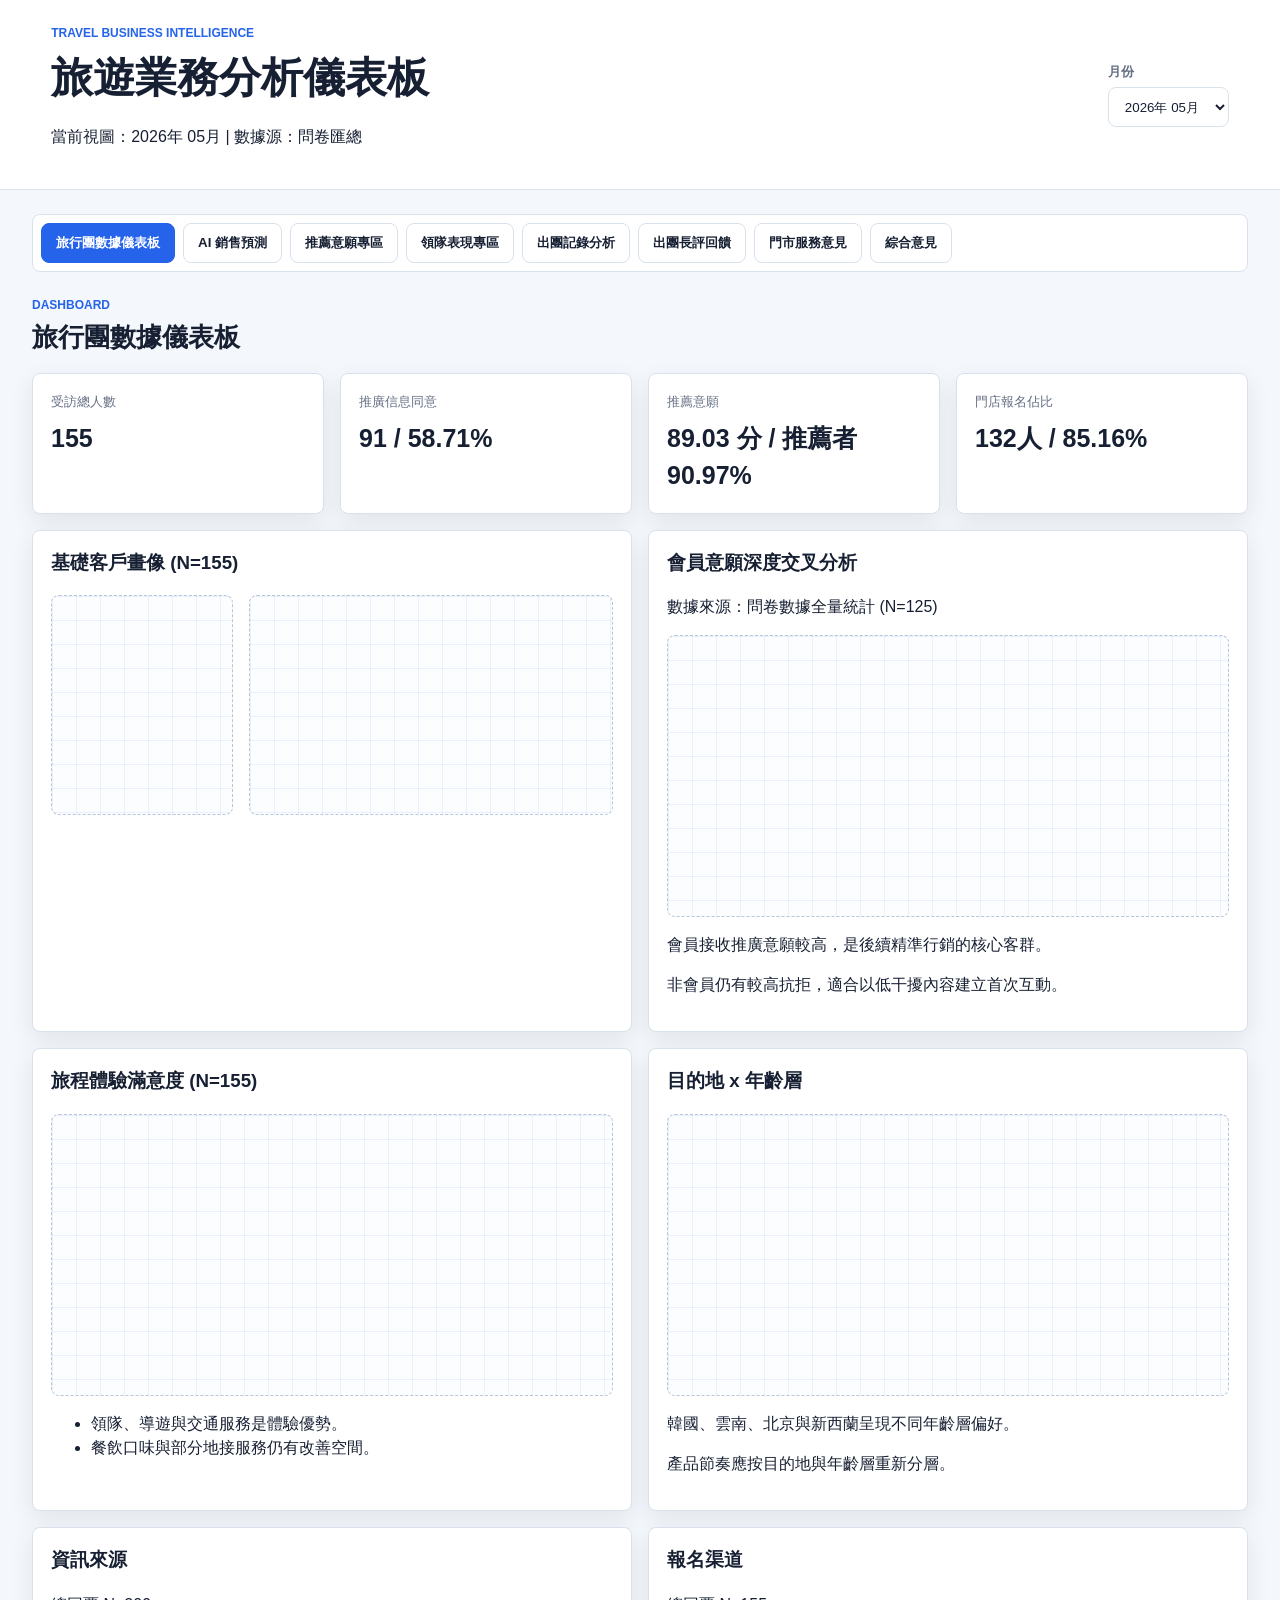
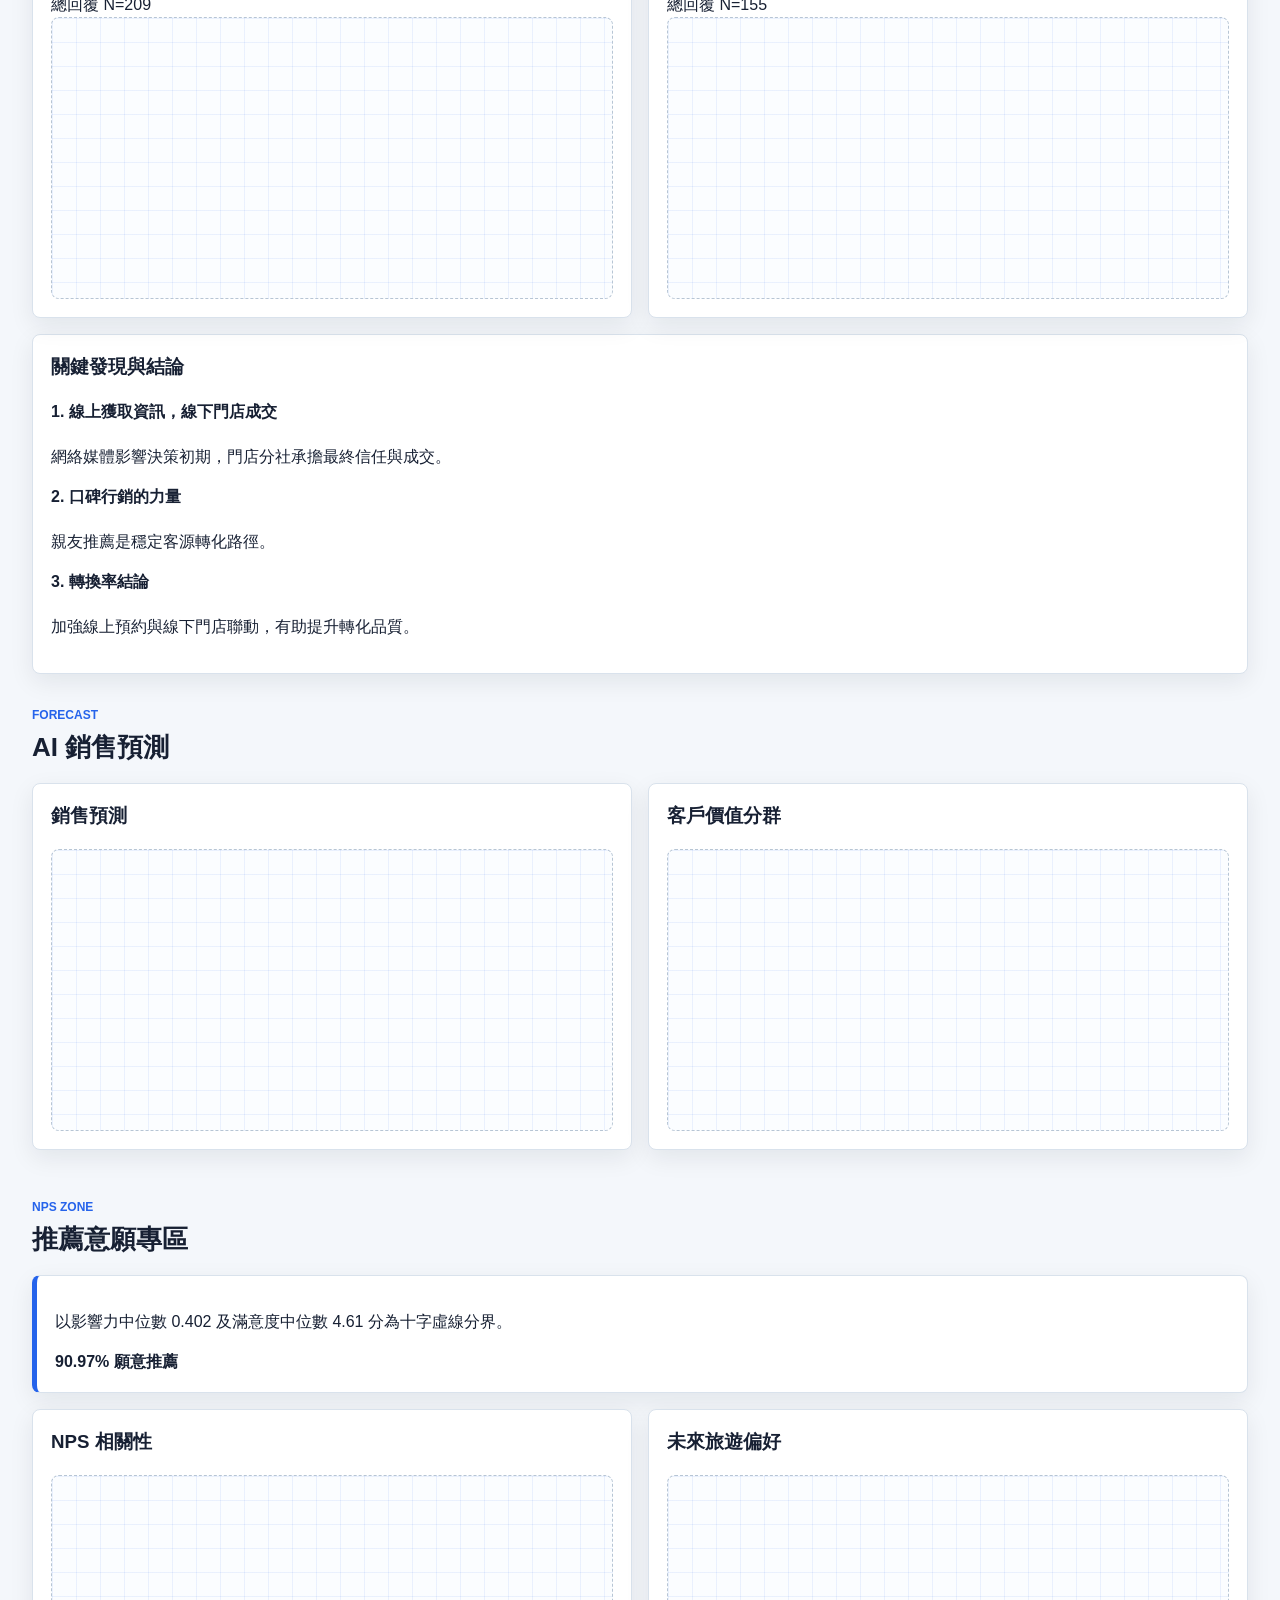
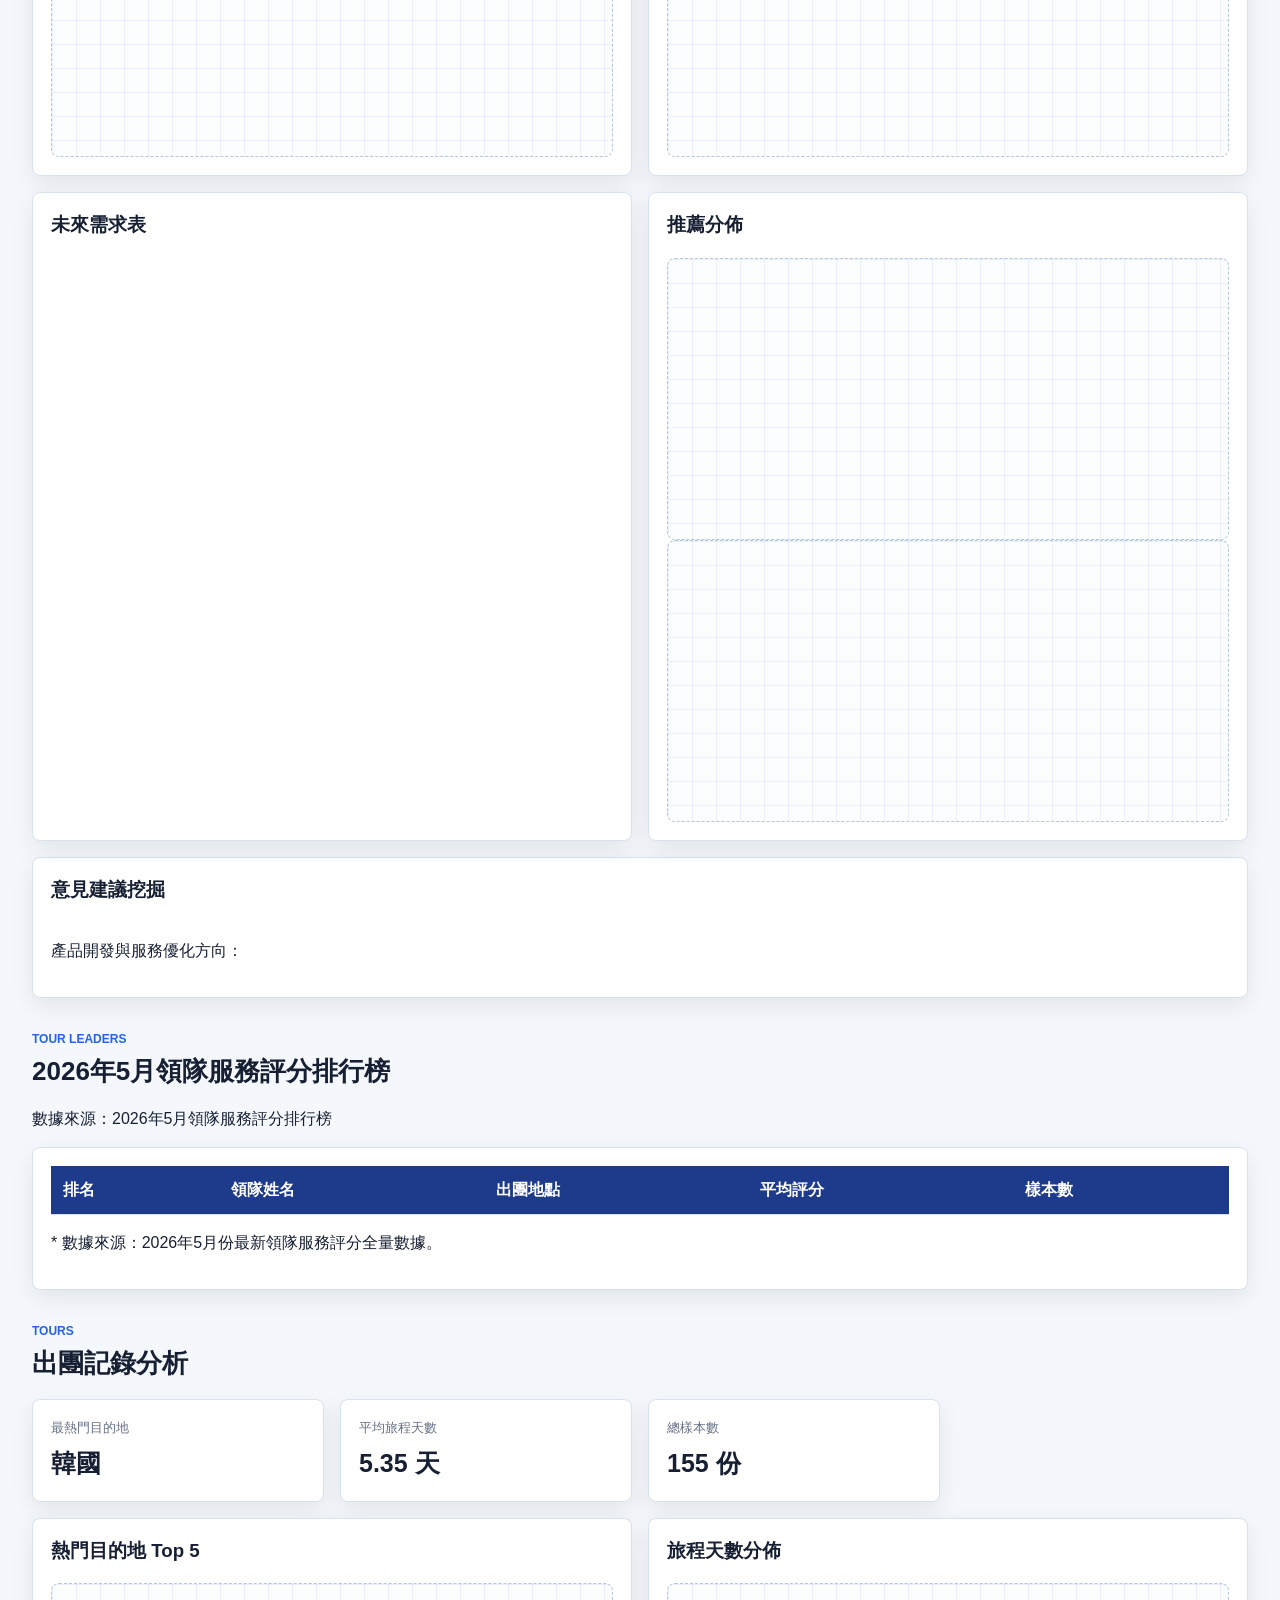
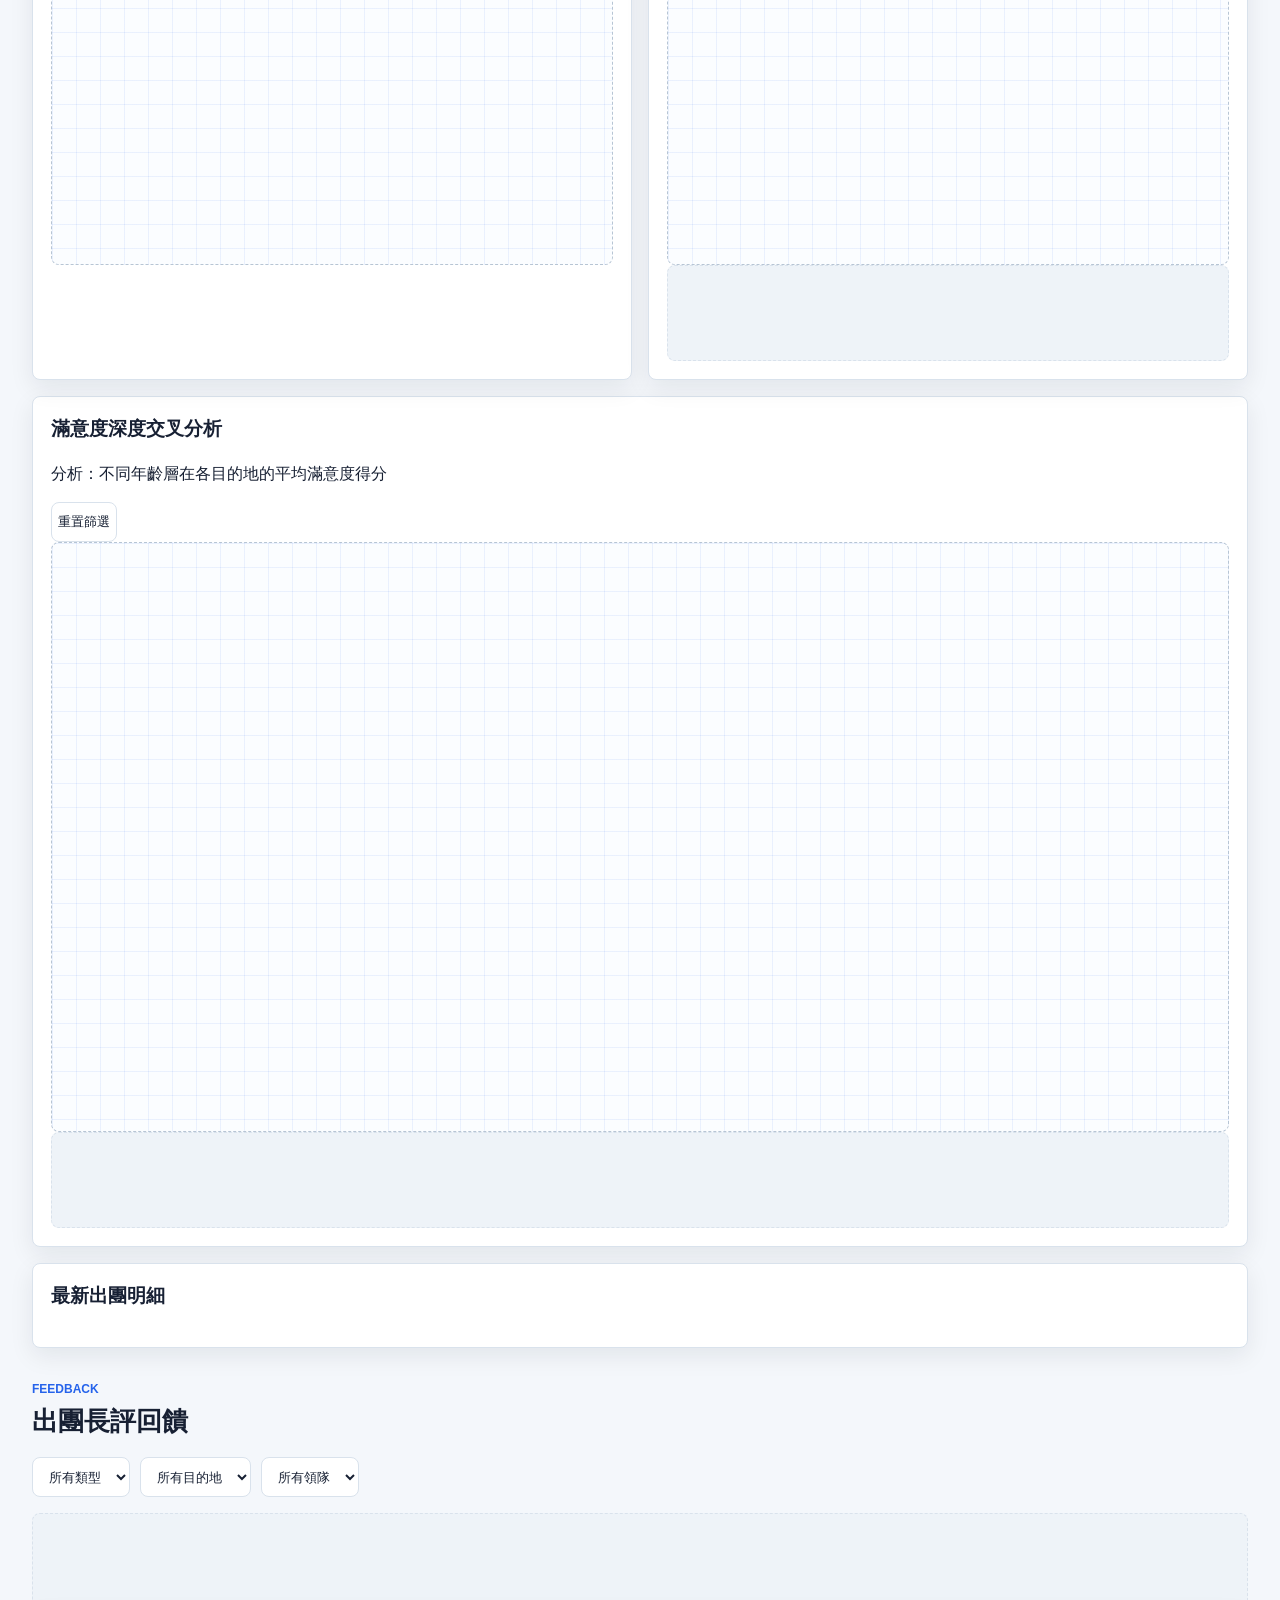
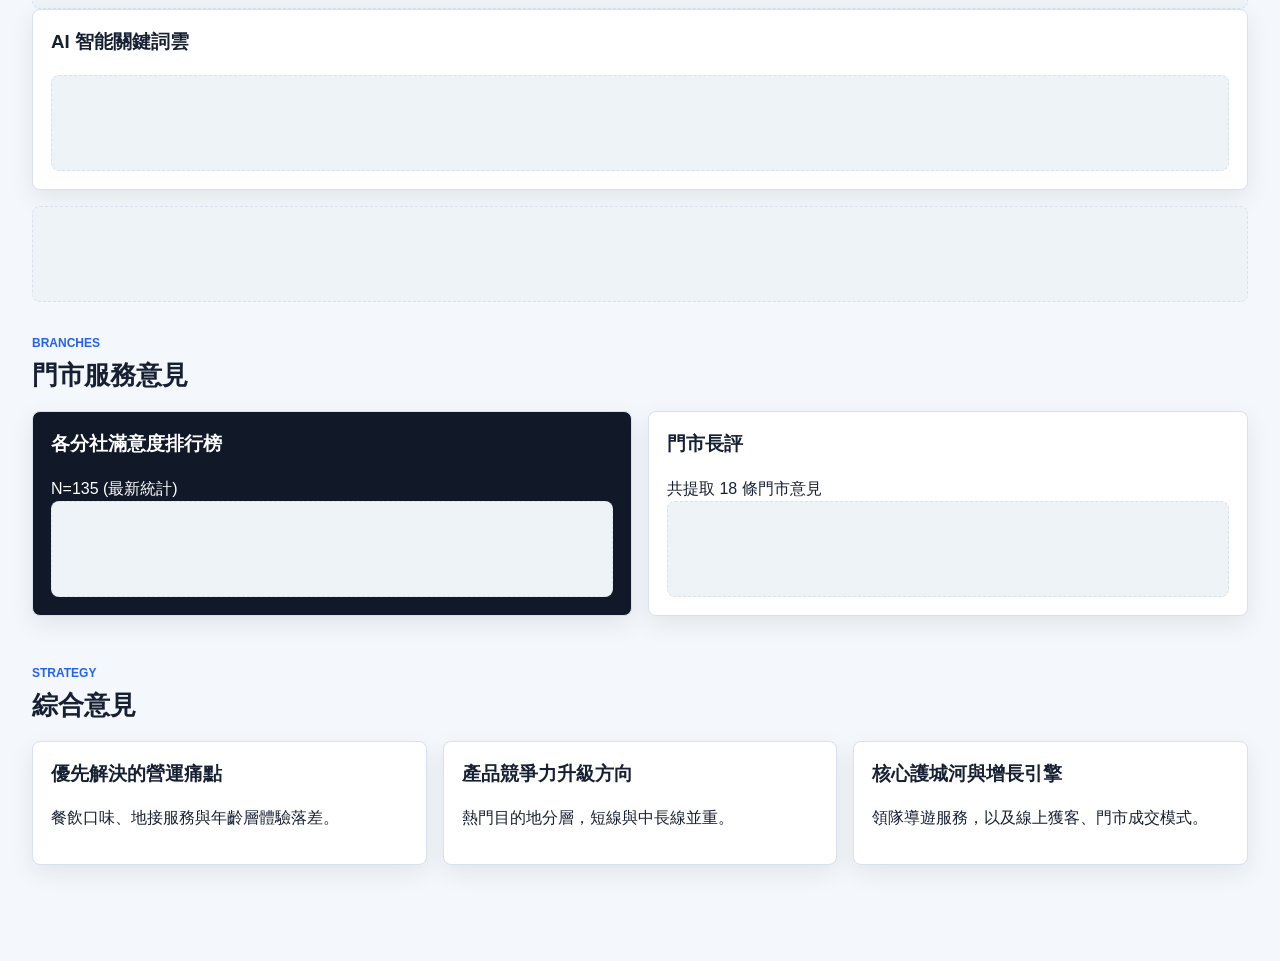
<file: ui-ux-export/index.html>
<!DOCTYPE html>
<html lang="zh-Hant">
<head>
  <meta charset="UTF-8">
  <meta name="viewport" content="width=device-width, initial-scale=1.0">
  <title>旅遊業務分析儀表板 UI/UX Export</title>
  <link rel="stylesheet" href="./styles.css">
</head>
<body>
  <div id="js-error-boundary" class="notice hidden">
    <strong>系統提示</strong>
    <p id="js-error-msg">部分圖表或資源加載緩慢，系統已自動修復並呈現可用數據。</p>
  </div>

  <div id="loadingOverlay" class="loading-reference">
    <h2 id="loading-title">正在載入數據庫...</h2>
    <p id="loading-desc">正在執行 API 數據提取與圖表重繪，請稍候...</p>
  </div>

  <header class="app-header">
    <div>
      <p class="eyebrow">Travel Business Intelligence</p>
      <h1>旅遊業務分析儀表板</h1>
      <p id="header-data-source">當前視圖：2026年 05月 | 數據源：問卷匯總</p>
    </div>
    <label class="month-control">
      <span>月份</span>
      <select id="globalMonthSelector">
        <option value="202605" selected>2026年 05月</option>
        <option value="202604">2026年 04月</option>
      </select>
    </label>
  </header>

  <main id="report-content" class="report-shell">
    <nav id="tabFilterContainer" class="tab-strip" aria-label="Dashboard sections">
      <button data-tab-id="dashboard" class="tab-btn active-tab">旅行團數據儀表板</button>
      <button data-tab-id="sales_forecast" class="tab-btn">AI 銷售預測</button>
      <button data-tab-id="nps_zone" class="tab-btn">推薦意願專區</button>
      <button data-tab-id="tourleader" class="tab-btn">領隊表現專區</button>
      <button data-tab-id="records" class="tab-btn">出團記錄分析</button>
      <button data-tab-id="feedback_analysis" class="tab-btn">出團長評回饋</button>
      <button data-tab-id="branch_feedback" class="tab-btn">門市服務意見</button>
      <button data-tab-id="analysis" class="tab-btn">綜合意見</button>
    </nav>
    <div id="tabFilterMenu" class="hidden">
      <div id="filterCheckboxes"></div>
    </div>

    <section id="dashboard" class="tab-content active ux-section">
      <div class="section-heading">
        <p class="eyebrow">Dashboard</p>
        <h2>旅行團數據儀表板</h2>
      </div>
      <div class="kpi-grid">
        <article class="kpi-card"><span>受訪總人數</span><strong id="kpi-total-respondents">155</strong></article>
        <article class="kpi-card"><span>推廣信息同意</span><strong id="kpi-promo-consent">91 / 58.71%</strong></article>
        <article class="kpi-card"><span>推薦意願</span><strong id="kpi-nps-score">89.03 分 / 推薦者 90.97%</strong></article>
        <article class="kpi-card"><span>門店報名佔比</span><strong id="kpi-store-signup">132人 / 85.16%</strong></article>
      </div>
      <div class="panel-grid two">
        <article class="panel">
          <h3 id="profile-title">基礎客戶畫像 (N=155)</h3>
          <div class="chart-row">
            <canvas id="genderChart"></canvas>
            <canvas id="ageChart"></canvas>
          </div>
        </article>
        <article class="panel">
          <h3>會員意願深度交叉分析</h3>
          <p id="member-source-label">數據來源：問卷數據全量統計 (N=125)</p>
          <canvas id="memberConsentCrossChart"></canvas>
          <p id="member-insight-1">會員接收推廣意願較高，是後續精準行銷的核心客群。</p>
          <p id="member-insight-2">非會員仍有較高抗拒，適合以低干擾內容建立首次互動。</p>
        </article>
      </div>
      <div class="panel-grid two">
        <article class="panel">
          <h3 id="satisfaction-title">旅程體驗滿意度 (N=155)</h3>
          <canvas id="satisfactionChart"></canvas>
          <ul>
            <li id="satisfaction-insight-1">領隊、導遊與交通服務是體驗優勢。</li>
            <li id="satisfaction-insight-2">餐飲口味與部分地接服務仍有改善空間。</li>
          </ul>
        </article>
        <article class="panel">
          <h3>目的地 x 年齡層</h3>
          <canvas id="destAgeCrossChart"></canvas>
          <p id="dest-age-insight-1">韓國、雲南、北京與新西蘭呈現不同年齡層偏好。</p>
          <p id="dest-age-insight-2">產品節奏應按目的地與年齡層重新分層。</p>
        </article>
      </div>
      <div class="panel-grid two">
        <article class="panel">
          <h3>資訊來源</h3>
          <span id="source-reply-label">總回覆 N=209</span>
          <canvas id="sourceChart"></canvas>
        </article>
        <article class="panel">
          <h3>報名渠道</h3>
          <span id="channel-reply-label">總回覆 N=155</span>
          <canvas id="channelChart"></canvas>
        </article>
      </div>
      <article class="panel">
        <h3>關鍵發現與結論</h3>
        <h4 id="channel-insight-title-1">1. 線上獲取資訊，線下門店成交</h4>
        <p id="channel-insight-text-1">網絡媒體影響決策初期，門店分社承擔最終信任與成交。</p>
        <h4 id="channel-insight-title-2">2. 口碑行銷的力量</h4>
        <p id="channel-insight-text-2">親友推薦是穩定客源轉化路徑。</p>
        <h4 id="channel-insight-title-3">3. 轉換率結論</h4>
        <p id="channel-insight-text-3">加強線上預約與線下門店聯動，有助提升轉化品質。</p>
      </article>
    </section>

    <section id="sales_forecast" class="tab-content ux-section">
      <div class="section-heading"><p class="eyebrow">Forecast</p><h2>AI 銷售預測</h2></div>
      <div class="panel-grid two">
        <article class="panel"><h3>銷售預測</h3><canvas id="salesForecastChart"></canvas></article>
        <article class="panel"><h3>客戶價值分群</h3><canvas id="rfmChart"></canvas></article>
      </div>
    </section>

    <section id="nps_zone" class="tab-content ux-section">
      <div class="section-heading"><p class="eyebrow">NPS Zone</p><h2>推薦意願專區</h2></div>
      <article class="panel highlight">
        <p id="nps-zone-description">以影響力中位數 0.402 及滿意度中位數 4.61 分為十字虛線分界。</p>
        <strong id="nps-zone-indicator">90.97% 願意推薦</strong>
      </article>
      <div class="panel-grid two">
        <article class="panel"><h3>NPS 相關性</h3><canvas id="npsCorrelationChart"></canvas></article>
        <article class="panel"><h3>未來旅遊偏好</h3><canvas id="futureDestChart"></canvas></article>
      </div>
      <div class="panel-grid two">
        <article class="panel"><h3>未來需求表</h3><table><tbody id="future-dest-table-body"></tbody></table><ul id="future-product-guide-list"></ul></article>
        <article class="panel"><h3>推薦分佈</h3><canvas id="npsDistChart"></canvas><canvas id="npsScoreChart"></canvas></article>
      </div>
      <article class="panel">
        <h3>意見建議挖掘</h3>
        <ul id="loyalty-recommendation-list"></ul>
        <table><tbody id="nps-driver-table-body"></tbody></table>
        <div id="opinion-keyword-grid" class="mini-grid"></div>
        <p id="opinion-optimization-title">產品開發與服務優化方向：</p>
        <ul id="opinion-optimization-list"></ul>
      </article>
    </section>

    <section id="tourleader" class="tab-content ux-section">
      <div class="section-heading"><p class="eyebrow">Tour Leaders</p><h2 id="leaderboard-title">2026年5月領隊服務評分排行榜</h2></div>
      <p id="leaderboard-source-label">數據來源：2026年5月領隊服務評分排行榜</p>
      <article class="panel">
        <table>
          <thead><tr><th>排名</th><th>領隊姓名</th><th>出團地點</th><th>平均評分</th><th>樣本數</th></tr></thead>
          <tbody id="fullLeadersTable"></tbody>
        </table>
        <p id="leaderboard-footnote">* 數據來源：2026年5月份最新領隊服務評分全量數據。</p>
      </article>
    </section>

    <section id="records" class="tab-content ux-section">
      <div class="section-heading"><p class="eyebrow">Tours</p><h2>出團記錄分析</h2></div>
      <div class="kpi-grid">
        <article class="kpi-card"><span>最熱門目的地</span><strong id="records-top-destination">韓國</strong></article>
        <article class="kpi-card"><span>平均旅程天數</span><strong id="records-average-days">5.35 天</strong></article>
        <article class="kpi-card"><span>總樣本數</span><strong id="records-total-samples">155 份</strong></article>
      </div>
      <div class="panel-grid two">
        <article class="panel"><h3>熱門目的地 Top 5</h3><canvas id="topDestChart"></canvas></article>
        <article class="panel"><h3>旅程天數分佈</h3><canvas id="durationDistChart"></canvas><div id="duration-legend"></div></article>
      </div>
      <article class="panel"><h3>滿意度深度交叉分析</h3><p id="crossChartSubtitle">分析：不同年齡層在各目的地的平均滿意度得分</p><button id="resetBtn">重置篩選</button><canvas id="satisfactionCrossChart"></canvas><div id="records-cross-insights"></div></article>
      <article class="panel"><h3>最新出團明細</h3><table><tbody id="tourDetailBody"></tbody></table></article>
    </section>

    <section id="feedback_analysis" class="tab-content ux-section">
      <div class="section-heading"><p class="eyebrow">Feedback</p><h2>出團長評回饋</h2></div>
      <div class="filter-row">
        <select id="typeFilter"><option>所有類型</option></select>
        <select id="destFilter"><option>所有目的地</option></select>
        <select id="leaderFilter"><option>所有領隊</option></select>
      </div>
      <div id="sentimentStatusBar" class="status-bar"></div>
      <article class="panel"><h3>AI 智能關鍵詞雲</h3><div id="wordCloudContainer" class="word-cloud-container"></div></article>
      <div id="feedbackGrid" class="card-grid"></div>
    </section>

    <section id="branch_feedback" class="tab-content ux-section">
      <div class="section-heading"><p class="eyebrow">Branches</p><h2>門市服務意見</h2></div>
      <div class="panel-grid two">
        <article class="panel dark-title"><h3 id="branch-leaderboard-heading">各分社滿意度排行榜</h3><span id="branch-leaderboard-total">N=135 (最新統計)</span><div id="branchLeaderboard"></div></article>
        <article class="panel"><h3>門市長評</h3><span id="branch-feedback-total">共提取 18 條門市意見</span><div id="branchFeedbackGrid"></div></article>
      </div>
    </section>

    <section id="analysis" class="tab-content ux-section">
      <div class="section-heading"><p class="eyebrow">Strategy</p><h2>綜合意見</h2></div>
      <div class="panel-grid three">
        <article class="panel"><h3>優先解決的營運痛點</h3><p>餐飲口味、地接服務與年齡層體驗落差。</p></article>
        <article class="panel"><h3>產品競爭力升級方向</h3><p>熱門目的地分層，短線與中長線並重。</p></article>
        <article class="panel"><h3>核心護城河與增長引擎</h3><p>領隊導遊服務，以及線上獲客、門市成交模式。</p></article>
      </div>
    </section>
  </main>
</body>
</html>
</file>
<file: ui-ux-export/styles.css>
:root {
  --bg: #f4f7fb;
  --surface: #ffffff;
  --surface-muted: #eef3f8;
  --text: #172033;
  --muted: #667085;
  --line: #d9e2ec;
  --brand: #2563eb;
  --brand-dark: #1e3a8a;
  --accent: #14b8a6;
  --warning: #f97316;
  --danger: #dc2626;
  --radius: 8px;
  --shadow: 0 8px 24px rgba(15, 23, 42, 0.08);
}

* {
  box-sizing: border-box;
}

body {
  margin: 0;
  background: var(--bg);
  color: var(--text);
  font-family: Arial, "Microsoft JhengHei", "PingFang TC", sans-serif;
  line-height: 1.5;
}

.hidden {
  display: none;
}

.notice,
.loading-reference {
  max-width: 1180px;
  margin: 16px auto;
  padding: 12px 16px;
  border: 1px solid var(--line);
  border-radius: var(--radius);
  background: var(--surface);
}

.loading-reference {
  display: none;
}

.app-header {
  display: flex;
  justify-content: space-between;
  align-items: center;
  gap: 24px;
  padding: 24px clamp(18px, 4vw, 56px);
  background: var(--surface);
  border-bottom: 1px solid var(--line);
}

.app-header h1 {
  margin: 4px 0;
  font-size: clamp(28px, 4vw, 42px);
}

.eyebrow {
  margin: 0;
  color: var(--brand);
  font-size: 12px;
  font-weight: 700;
  text-transform: uppercase;
}

.month-control {
  display: grid;
  gap: 6px;
  color: var(--muted);
  font-size: 13px;
  font-weight: 700;
}

select,
button {
  min-height: 40px;
  border: 1px solid var(--line);
  border-radius: var(--radius);
  background: var(--surface);
  color: var(--text);
}

select {
  padding: 0 12px;
}

.report-shell {
  max-width: 1280px;
  margin: 0 auto;
  padding: 24px clamp(16px, 3vw, 32px) 48px;
}

.tab-strip {
  display: flex;
  gap: 8px;
  overflow-x: auto;
  padding: 8px;
  margin-bottom: 24px;
  background: var(--surface);
  border: 1px solid var(--line);
  border-radius: var(--radius);
}

.tab-btn {
  flex: 0 0 auto;
  padding: 0 14px;
  font-weight: 700;
}

.active-tab {
  background: var(--brand);
  color: #ffffff;
  border-color: var(--brand);
}

.ux-section {
  display: block;
  margin-bottom: 32px;
}

.section-heading {
  margin-bottom: 16px;
}

.section-heading h2 {
  margin: 4px 0 0;
  font-size: 26px;
}

.kpi-grid,
.panel-grid,
.card-grid,
.mini-grid {
  display: grid;
  gap: 16px;
}

.kpi-grid {
  grid-template-columns: repeat(4, minmax(0, 1fr));
  margin-bottom: 16px;
}

.panel-grid.two {
  grid-template-columns: repeat(2, minmax(0, 1fr));
}

.panel-grid.three {
  grid-template-columns: repeat(3, minmax(0, 1fr));
}

.kpi-card,
.panel {
  background: var(--surface);
  border: 1px solid var(--line);
  border-radius: var(--radius);
  box-shadow: var(--shadow);
}

.kpi-card {
  padding: 18px;
}

.kpi-card span {
  display: block;
  margin-bottom: 8px;
  color: var(--muted);
  font-size: 13px;
}

.kpi-card strong {
  font-size: 25px;
}

.panel {
  padding: 18px;
  margin-bottom: 16px;
}

.panel h3,
.panel h4 {
  margin-top: 0;
}

.highlight {
  border-left: 5px solid var(--brand);
}

.chart-row {
  display: grid;
  grid-template-columns: 1fr 2fr;
  gap: 16px;
}

canvas {
  display: block;
  width: 100%;
  min-height: 220px;
  border: 1px dashed #b7c5d4;
  border-radius: var(--radius);
  background:
    linear-gradient(90deg, rgba(37, 99, 235, 0.08) 1px, transparent 1px),
    linear-gradient(rgba(37, 99, 235, 0.08) 1px, transparent 1px),
    #fbfdff;
  background-size: 24px 24px;
}

table {
  width: 100%;
  border-collapse: collapse;
}

th,
td {
  padding: 12px;
  border-bottom: 1px solid var(--line);
  text-align: left;
}

th {
  color: #ffffff;
  background: var(--brand-dark);
}

.filter-row {
  display: flex;
  flex-wrap: wrap;
  gap: 10px;
  margin-bottom: 16px;
}

.word-cloud-container,
.status-bar,
#feedbackGrid,
#branchLeaderboard,
#branchFeedbackGrid,
#records-cross-insights,
#duration-legend {
  min-height: 96px;
  border: 1px dashed var(--line);
  border-radius: var(--radius);
  background: var(--surface-muted);
}

.dark-title h3,
.dark-title span {
  color: #ffffff;
}

.dark-title {
  background: #111827;
}

@media (max-width: 900px) {
  .app-header,
  .panel-grid.two,
  .panel-grid.three,
  .kpi-grid,
  .chart-row {
    grid-template-columns: 1fr;
  }

  .app-header {
    display: grid;
  }
}
</file>
